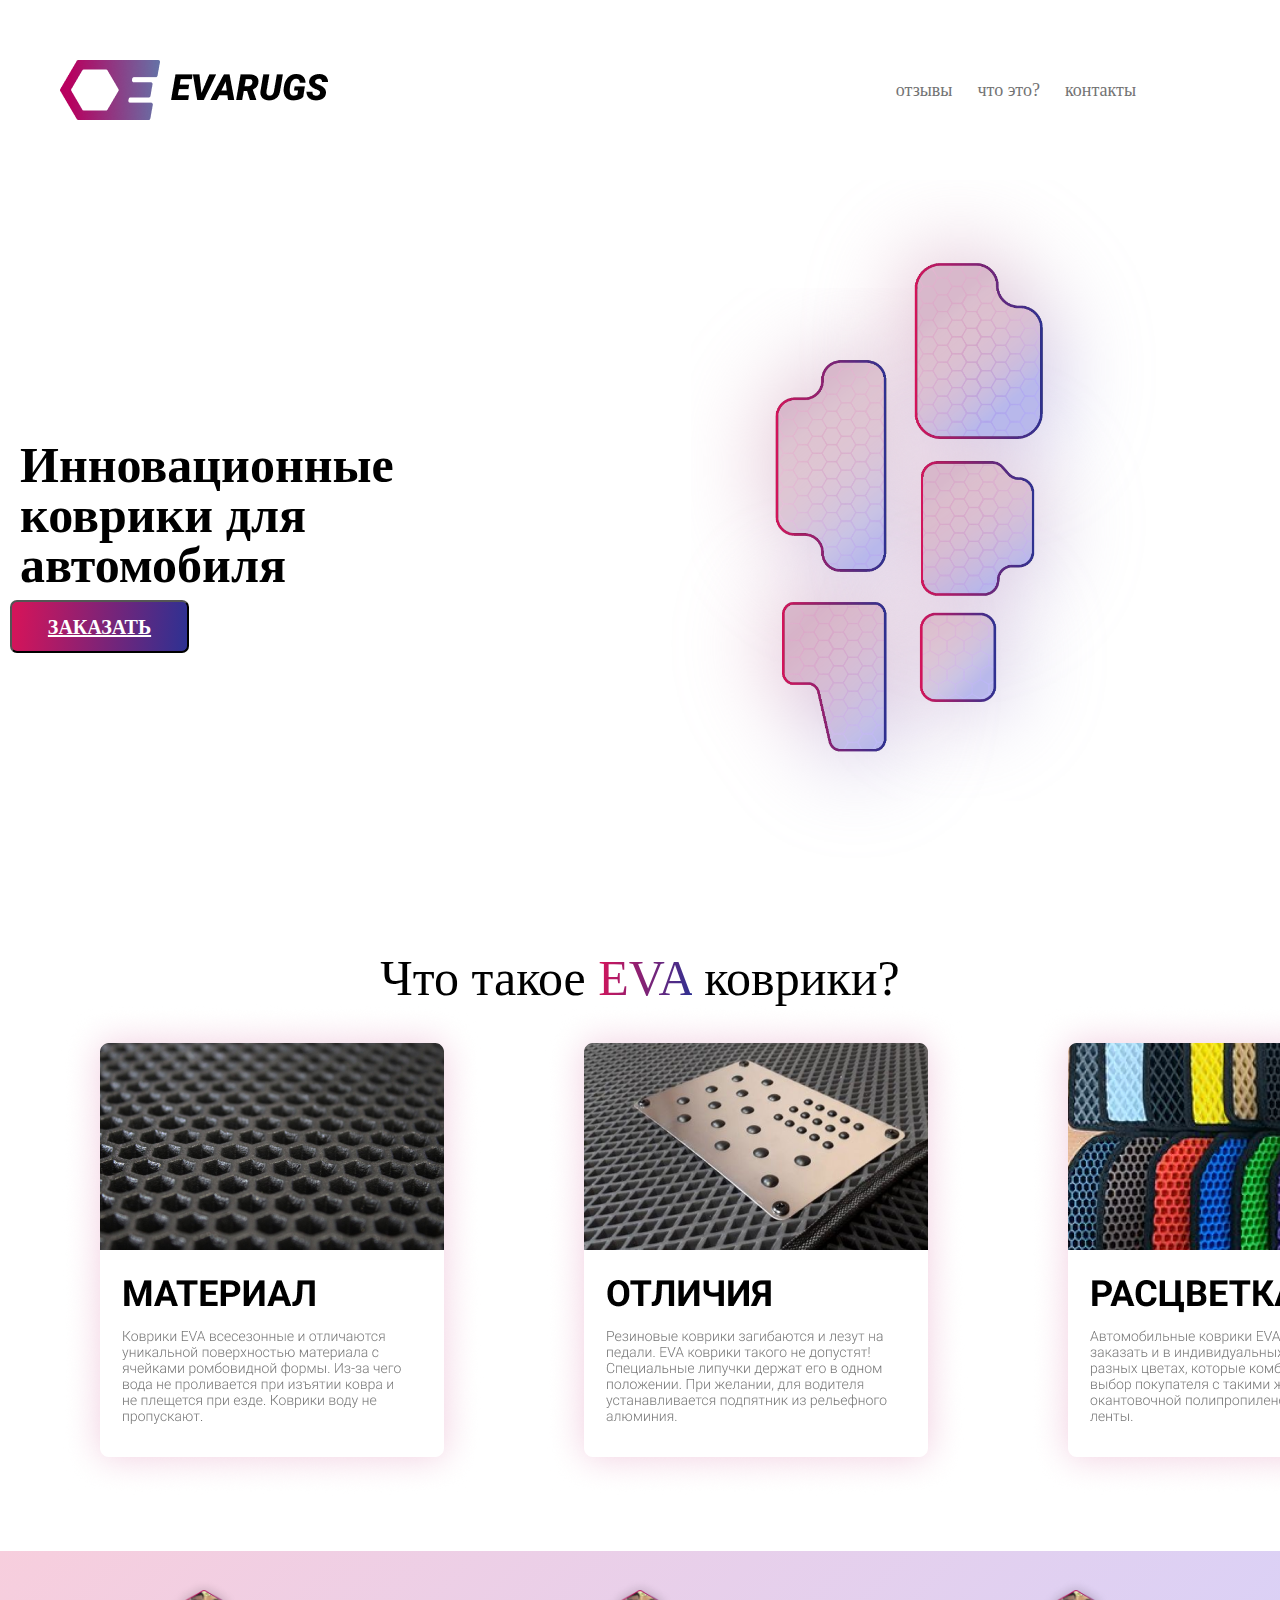
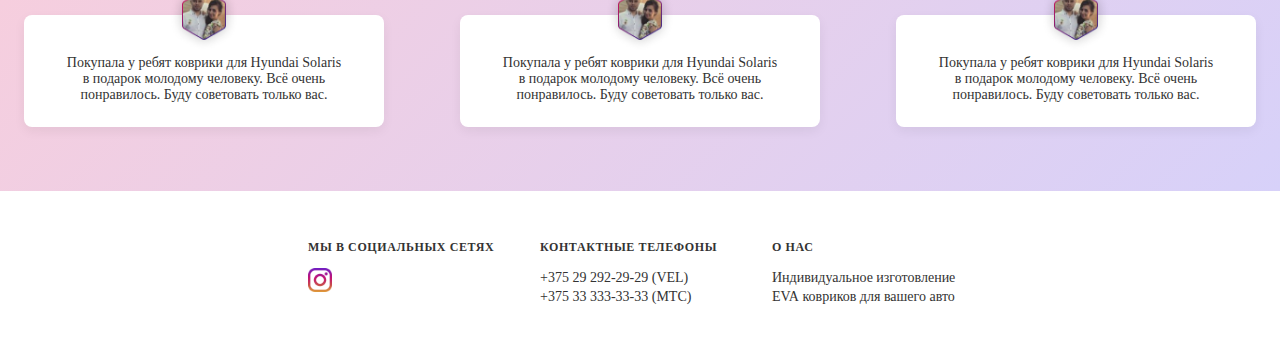
<file: index.html>
<!DOCTYPE html>
<html lang="en">
<head>
    <meta charset="UTF-8">
    <meta name="viewport" content="width=device-width, initial-scale=1.0">
    <title>Document</title>
    <link rel="stylesheet" href="style.css">
</head>
<body>
    <header class="header container">
        <nav class="nav">
            <img src="nav-logo (2).png" alt="">
            <ul>
                <li>отзывы</li>
                <li>что это?</li>
                <li>контакты</li>
            </ul>
        </nav>
        <div class="header-contents">
            <div class="header-content_text">
                <h1>Инновационные коврики для автомобиля</h1>
              <button><a style="color: white;" href="zayavka.html">ЗАКАЗАТЬ</a></button>
            </div>
            <img src="header-img_rug.png" alt="">
        </div>
    </header>
    <section class="section-cards">
        <h2>Что такое <span>EVA</span> коврики?</h2>
        <div class="cards">
            <div class="card">
                <img src="card1.png" alt="">
            </div>
            <div class="card">
                <img src="card2.png" alt="">
            </div>
            <div class="card">
            <img src="card3.png" alt="">
            </div>
        </div>
    </section>
    <section class="reviews">
        <div class="review-card">
          <img src="profile-icon.png" alt="Аватар" class="profile-icon" />
          <p>
            Покупала у ребят коврики для Hyundai Solaris в подарок молодому человеку.
            Всё очень понравилось. Буду советовать только вас.
          </p>
        </div>
        <div class="review-card">
            <img src="profile-icon.png" alt="Аватар" class="profile-icon" />
            <p>
              Покупала у ребят коврики для Hyundai Solaris в подарок молодому человеку.
              Всё очень понравилось. Буду советовать только вас.
            </p>
          </div>
          <div class="review-card">
            <img src="profile-icon.png" alt="Аватар" class="profile-icon" />
            <p>
              Покупала у ребят коврики для Hyundai Solaris в подарок молодому человеку.
              Всё очень понравилось. Буду советовать только вас.
            </p>
          </div>
      </section>
      <footer class="info">
        <div class="info__col">
          <h4>МЫ В СОЦИАЛЬНЫХ СЕТЯХ</h4>
          <a href="instagram.com">
            <img src="instagram.png" alt="Instagram" class="social-icon" />
          </a>
        </div>
    
        <div class="info__col">
          <h4>КОНТАКТНЫЕ ТЕЛЕФОНЫ</h4>
          <p>+375 29 292‑29‑29 (VEL)</p>
          <p>+375 33 333‑33‑33 (MTC)</p>
        </div>
    
        <div class="info__col">
          <h4>О Нас</h4>
          <p>Индивидуальное изготовление EVA ковриков для вашего авто</p>
        </div>
      </footer>
    
</body>
</html>
</file>
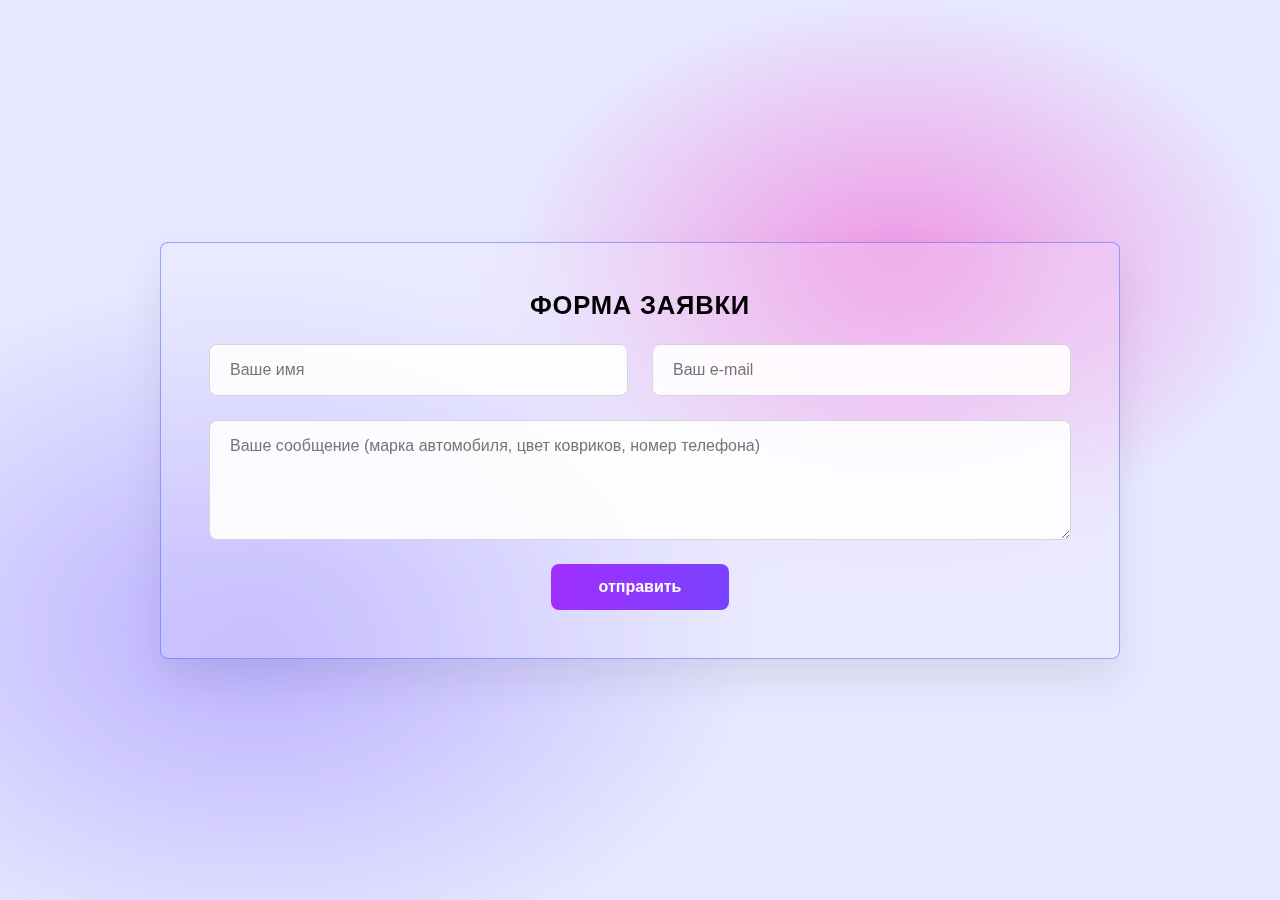
<file: zayavka.html>
<!DOCTYPE html>
<html lang="en">
<head>
    <meta charset="UTF-8">
    <meta name="viewport" content="width=device-width, initial-scale=1.0">
    <title>Document</title>
    <link rel="stylesheet" href="zayavka.css">
</head>
<body>
    <section class="wrapper">
        <form class="form-card">
          <h2>ФОРМА ЗАЯВКИ</h2>
    
          <div class="two-cols">
            <input type="text" placeholder="Ваше имя" required />
            <input type="email" placeholder="Ваш e‑mail" required />
          </div>
    
          <textarea
            placeholder="Ваше сообщение (марка автомобиля, цвет ковриков, номер телефона)"
            required
          ></textarea>
    
          <button type="submit">отправить</button>
        </form>
      </section>
</body>
</html>
</file>
<file: style.css>
* {
    margin: 0;
    padding: 0;
    box-sizing: border-box;
    list-style: none;

}

.container {
    max-width: 1440px;
    margin: 0 auto;
}

.nav {
    max-width: 1196px;
    display: flex;
    align-items: center;
    justify-content: space-between;
    padding: 60px;
}

.nav ul li {
    font-family: Roboto;
    font-weight: 300;
    font-size: 18px;
    line-height: 100%;
    letter-spacing: 0%;
    text-align: center;
    color: #737373;
}

.nav ul {
    display: flex;
    gap: 25px;
}

.header-contents img {
    width: 533px;
    height: 686px;
}

.header-content_text h1 {
    font-family: Roboto;
    font-weight: 900;
    font-size: 50px;
    line-height: 100%;
    letter-spacing: 0%;
    padding: 10px;
}

.header-content_text button {
    width: 179px;
    height: 53px;
    border-radius: 7px;
    color: white;
    background: linear-gradient(95.2deg, #D4145A 2.23%, #2E3192 99.51%);
    font-family: Roboto;
    font-weight: 900;
    font-size: 20px;
    line-height: 100%;
    letter-spacing: 0%;
    text-align: center;
 
}


.header-content_text {
    max-width: 600px;
    padding: 250px 10px;
}

.header-contents {
    display: flex;
    gap: 40px;
}

.section-cards h2 {
    font-family: Roboto;
    font-weight: 400;
    font-size: 50px;
    line-height: 100%;
    letter-spacing: 0%;
    text-align: center;
}

span {
    background: linear-gradient(95.2deg, #D4145A 2.23%, #2E3192 99.51%);
background-clip: text;
color: transparent;
}

.cards {
    display: flex;
    gap: 60px;
}

.section-cards {
    margin: 50px 60px;
}

.reviews {
    max-width: 1440px;
    padding: 4rem 1rem;
    background: linear-gradient(135deg, #f7cedd 0%, #d7d1f9 100%);
    text-align: center;
    display: flex;
    gap: 60px;
}

.review-card {
    position: relative;
    max-width: 360px;
    margin: 0 auto;
    background: #fff;
    border-radius: 8px;
    padding: 2.5rem 1.5rem 1.5rem;
    box-shadow: 0 4px 12px rgba(0, 0, 0, .06);
    font-size: 14px;
    color: #333;
}

.profile-icon {
    width: 72px;
    height: 72px;
    object-fit: cover;
    border-radius: 50%;
    position: absolute;
    top: -36px;
    left: 50%;
    transform: translateX(-50%);
}

.info {
    display: flex;
    flex-wrap: wrap;
    gap: 2rem;
    justify-content: center;
    padding: 3rem 1rem;
    background: #fff;
    font-size: 14px;
    line-height: 1.4;
    color: #333;
}

.info__col {
    max-width: 200px;
    flex: 1 1 150px;
}

.info__col h4 {
    font-size: 12px;
    letter-spacing: .05em;
    text-transform: uppercase;
    margin-bottom: .75rem;
}

.social-icon {
    width: 24px;
    height: 24px;
    display: block;
}

@media (max-width: 768px) {
    .nav {
        padding: 20px;
    }

    .nav ul {
        display: none;
    }

    .header-content_text {
        width: 323px;
    }

    .section-cards {
        margin: -10px -20px;
    }

    .cards {
        flex-direction: column;
        margin: 0 170px;
        gap: 0;
        max-width: 612px;
    }

    .reviews {
        flex-direction: column;
        margin: 0 0px;
    }

    .review-card {
        width: 536px;
        height: 187px;
        border-radius: 9px;
    }

    .container {
        margin: 0 10px;
    }

    .header-content_text h1 {
        font-family: Roboto;
        font-weight: 900;
        font-size: 40px;
        line-height: 40px;
        letter-spacing: 0%;
    }

    .header-content_text button {
        width: 141px;
        height: 42px;
        border-radius: 7px;
        font-family: Roboto;
        font-weight: 900;
        font-size: 15px;
        line-height: 100%;
        letter-spacing: 0%;
        text-align: center;
    }

    .header-contents {
        gap: -10px;
    }

    .header-contents img {
        width: 368px;
        height: 473px;
    }

    .header-content_text {
        padding: 100px 30px;
    }
}

@media (max-width:568px) {
    .header-contents img {
        display: none;
    }

    .header-content_text {
        margin: 0 100px;
    }

    .cards {
        margin: 0 100px;
    }

    .review-card {
        width: 267px;
        height: 210px;
        border-radius: 9px;
    }

    .info {
        flex-direction: column;
        gap: 0px;
        margin: 0 140px;
    }

    .info__col h4 {
        font-family: Roboto;
        font-weight: 700;
        font-size: 20px;
        line-height: 100%;
        letter-spacing: 0%;
        text-align: center;

    }

    .info__col p {
        font-family: Roboto;
        font-weight: 300;
        font-size: 14px;
        line-height: 16px;
        letter-spacing: 0%;
        text-align: center;

    }
}
</file>
<file: zayavka.css>
*{
    margin: 0;
    padding: 0;
    box-sizing: border-box;
    list-style: none;
}
:root {
    --radius: 8px;
    --gap: 24px;
  }
  
  *,
  *::before,
  *::after {
    box-sizing: border-box;
    margin: 0;
    padding: 0;
    font-family: "Inter", sans-serif; 
  }
  
  body {
    min-height: 100vh;
    display: flex;
    align-items: center;
    justify-content: center;
    padding: 40px;
  

    background:
      radial-gradient(50% 50% at 70% 30%, rgba(255, 0, 180, 0.35) 0%, transparent 60%),
      radial-gradient(60% 60% at 20% 70%, rgba(104, 74, 255, 0.35) 0%, transparent 65%),
      #e7e7ff;
    background-attachment: fixed;
  }
  
  .wrapper {
    width: 100%;
  }
  

  .form-card {
    max-width: 960px;
    margin-inline: auto;
    padding: 48px;
    display: flex;
    flex-direction: column;
    gap: var(--gap);
  
    background: rgba(255, 255, 255, 0.15);       
    border: 1px solid rgba(58, 96, 255, 0.5);       
    border-radius: var(--radius);
    backdrop-filter: blur(50px);
    -webkit-backdrop-filter: blur(50px);        
    box-shadow: 0 20px 40px rgba(0, 0, 0, 0.08);
  }
  
  .form-card h2 {
    text-align: center;
    font-size: 1.6rem;
    font-weight: 600;
    letter-spacing: 0.03em;
  }
  
  .two-cols {
    display: flex;
    flex-wrap: wrap;    
    gap: var(--gap);
  }
  
  .two-cols input {
    flex: 1 1 280px;      
  }
  
  input,
  textarea {
    width: 100%;
    padding: 16px 20px;
    border: 1px solid #d5d5d5;
    border-radius: var(--radius);
    background: rgba(255, 255, 255, 0.9);
    font-size: 1rem;
    outline: none;
    transition: border-color 0.2s, box-shadow 0.2s;
  }
  
  input:focus,
  textarea:focus {
    border-color: #6c4cff;
    box-shadow: 0 0 0 3px rgba(108, 76, 255, 0.25);
  }
  
  textarea {
    min-height: 120px;
    resize: vertical;
  }
  
  button {
    align-self: center;
    padding: 14px 48px;
    border: none;
    border-radius: var(--radius);
    font-size: 1rem;
    font-weight: 600;
    color: #fff;

  
    background-image: linear-gradient(90deg, #a12efd 0%, #7942ff 50%, #3c78ff 100%);
    background-size: 200% auto;       
    transition: background-position 0.3s, transform 0.2s;
  }
  
  button:hover {
    background-position: right center;
    transform: translateY(-2px);
  }
  
  @media (max-width: 600px) {
    .form-card {
      padding: 32px 24px;
    }
  }
</file>
